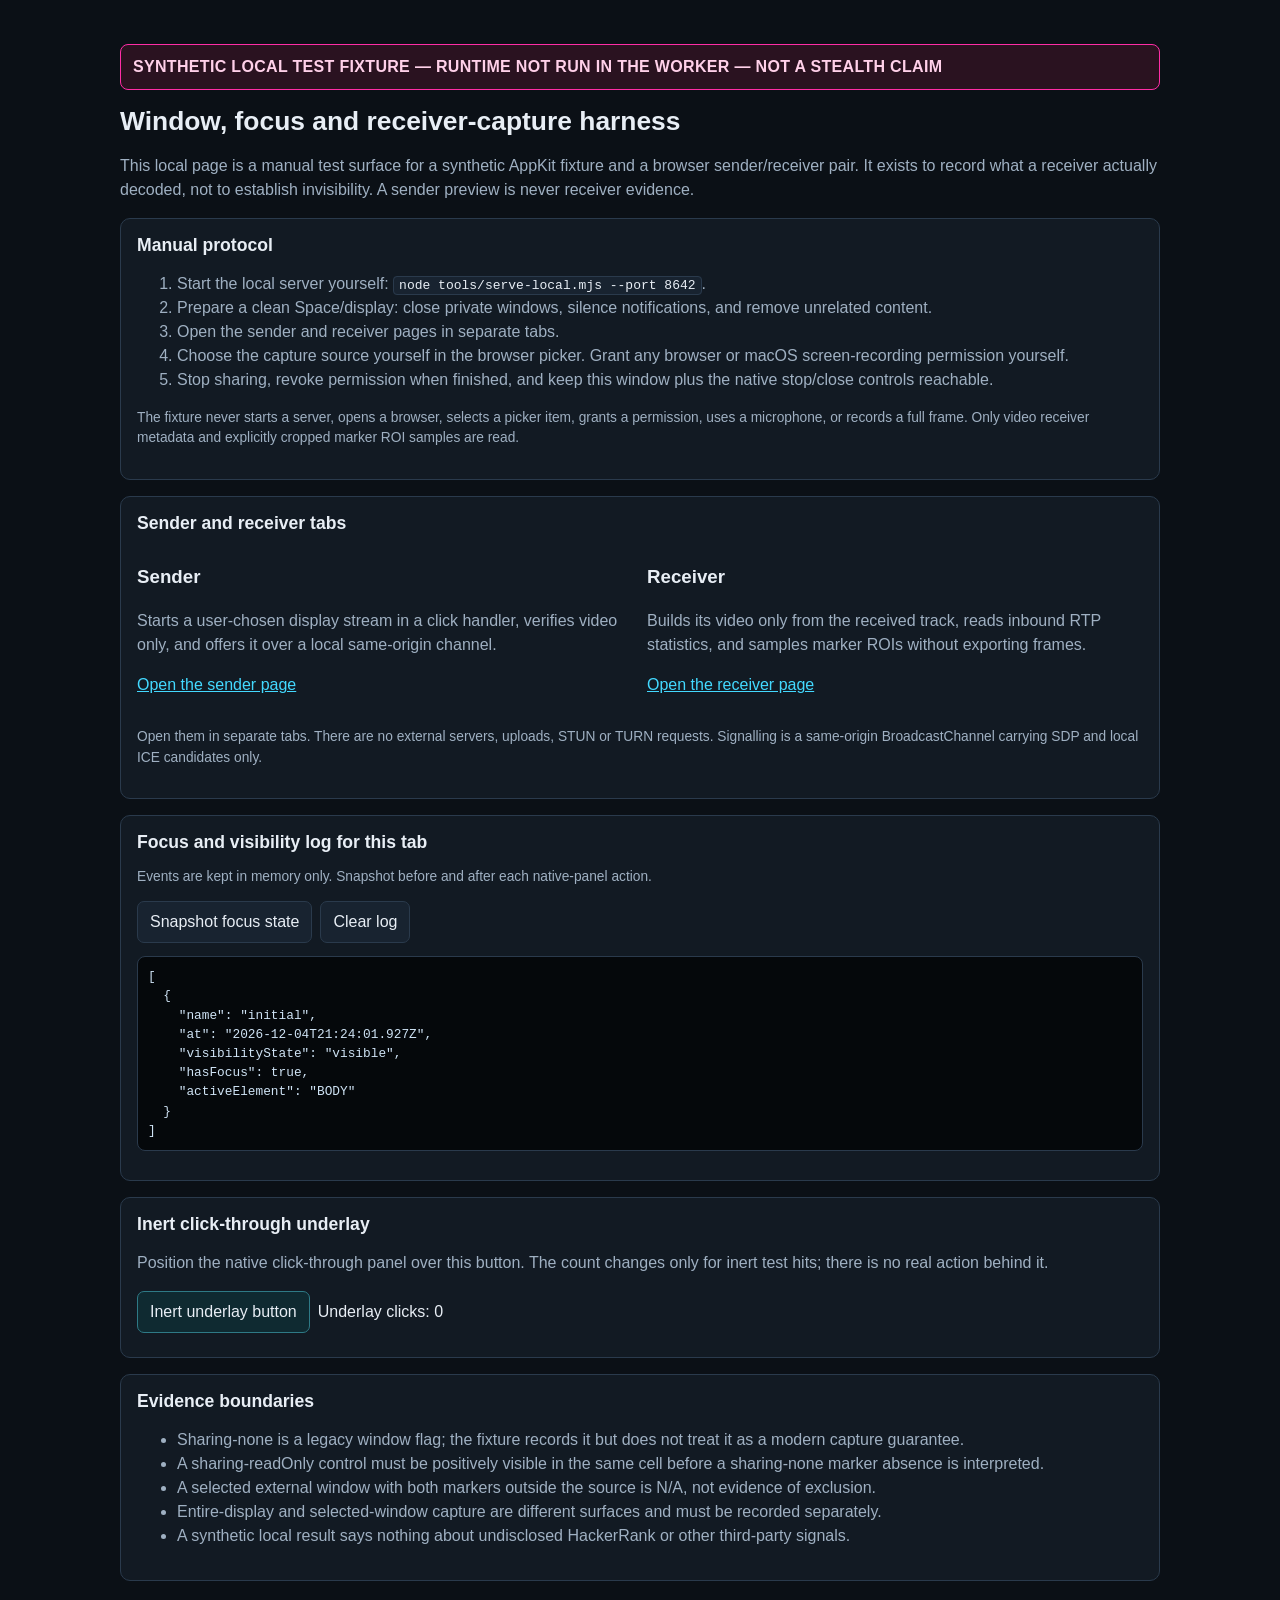
<file: spikes/004-window-capture-focus/web/index.html>
<!doctype html>
<html lang="en">
<head>
  <meta charset="utf-8">
  <meta name="viewport" content="width=device-width, initial-scale=1">
  <meta http-equiv="Content-Security-Policy" content="default-src 'none'; script-src 'self'; style-src 'self'; img-src 'self' data:; media-src 'self' blob: mediastream:; connect-src 'none'; font-src 'none'; frame-ancestors 'none'; base-uri 'none'; form-action 'none'">
  <title>Escalier Spike 004 — synthetic capture/focus fixture</title>
  <link rel="stylesheet" href="./app.css">
  <script type="module" src="./app.mjs"></script>
</head>
<body>
  <main class="page">
    <p class="banner danger">SYNTHETIC LOCAL TEST FIXTURE — RUNTIME NOT RUN IN THE WORKER — NOT A STEALTH CLAIM</p>

    <h1>Window, focus and receiver-capture harness</h1>
    <p>
      This local page is a manual test surface for a synthetic AppKit fixture and a
      browser sender/receiver pair. It exists to record what a receiver actually
      decoded, not to establish invisibility. A sender preview is never receiver
      evidence.
    </p>

    <section class="card">
      <h2>Manual protocol</h2>
      <ol>
        <li>Start the local server yourself: <code>node tools/serve-local.mjs --port 8642</code>.</li>
        <li>Prepare a clean Space/display: close private windows, silence notifications, and remove unrelated content.</li>
        <li>Open the sender and receiver pages in separate tabs.</li>
        <li>Choose the capture source yourself in the browser picker. Grant any browser or macOS screen-recording permission yourself.</li>
        <li>Stop sharing, revoke permission when finished, and keep this window plus the native stop/close controls reachable.</li>
      </ol>
      <p class="small">
        The fixture never starts a server, opens a browser, selects a picker item,
        grants a permission, uses a microphone, or records a full frame. Only video
        receiver metadata and explicitly cropped marker ROI samples are read.
      </p>
    </section>

    <section class="card">
      <h2>Sender and receiver tabs</h2>
      <div class="grid">
        <div>
          <h3>Sender</h3>
          <p>Starts a user-chosen display stream in a click handler, verifies video only, and offers it over a local same-origin channel.</p>
          <p><a href="./sender.html" target="_blank" rel="noopener">Open the sender page</a></p>
        </div>
        <div>
          <h3>Receiver</h3>
          <p>Builds its video only from the received track, reads inbound RTP statistics, and samples marker ROIs without exporting frames.</p>
          <p><a href="./receiver.html" target="_blank" rel="noopener">Open the receiver page</a></p>
        </div>
      </div>
      <p class="small">
        Open them in separate tabs. There are no external servers, uploads, STUN or
        TURN requests. Signalling is a same-origin BroadcastChannel carrying SDP and
        local ICE candidates only.
      </p>
    </section>

    <section class="card">
      <h2>Focus and visibility log for this tab</h2>
      <p class="small">Events are kept in memory only. Snapshot before and after each native-panel action.</p>
      <div class="row">
        <button id="snapshot-focus" type="button">Snapshot focus state</button>
        <button id="clear-focus-log" type="button">Clear log</button>
      </div>
      <pre id="focus-log" aria-live="polite">[]</pre>
    </section>

    <section class="card">
      <h2>Inert click-through underlay</h2>
      <p>
        Position the native click-through panel over this button. The count changes
        only for inert test hits; there is no real action behind it.
      </p>
      <div class="row">
        <button id="underlay-button" class="secondary" type="button">Inert underlay button</button>
        <span>Underlay clicks: <output id="underlay-count">0</output></span>
      </div>
    </section>

    <section class="card">
      <h2>Evidence boundaries</h2>
      <ul>
        <li>Sharing-none is a legacy window flag; the fixture records it but does not treat it as a modern capture guarantee.</li>
        <li>A sharing-readOnly control must be positively visible in the same cell before a sharing-none marker absence is interpreted.</li>
        <li>A selected external window with both markers outside the source is N/A, not evidence of exclusion.</li>
        <li>Entire-display and selected-window capture are different surfaces and must be recorded separately.</li>
        <li>A synthetic local result says nothing about undisclosed HackerRank or other third-party signals.</li>
      </ul>
    </section>
  </main>
</body>
</html>
</file>
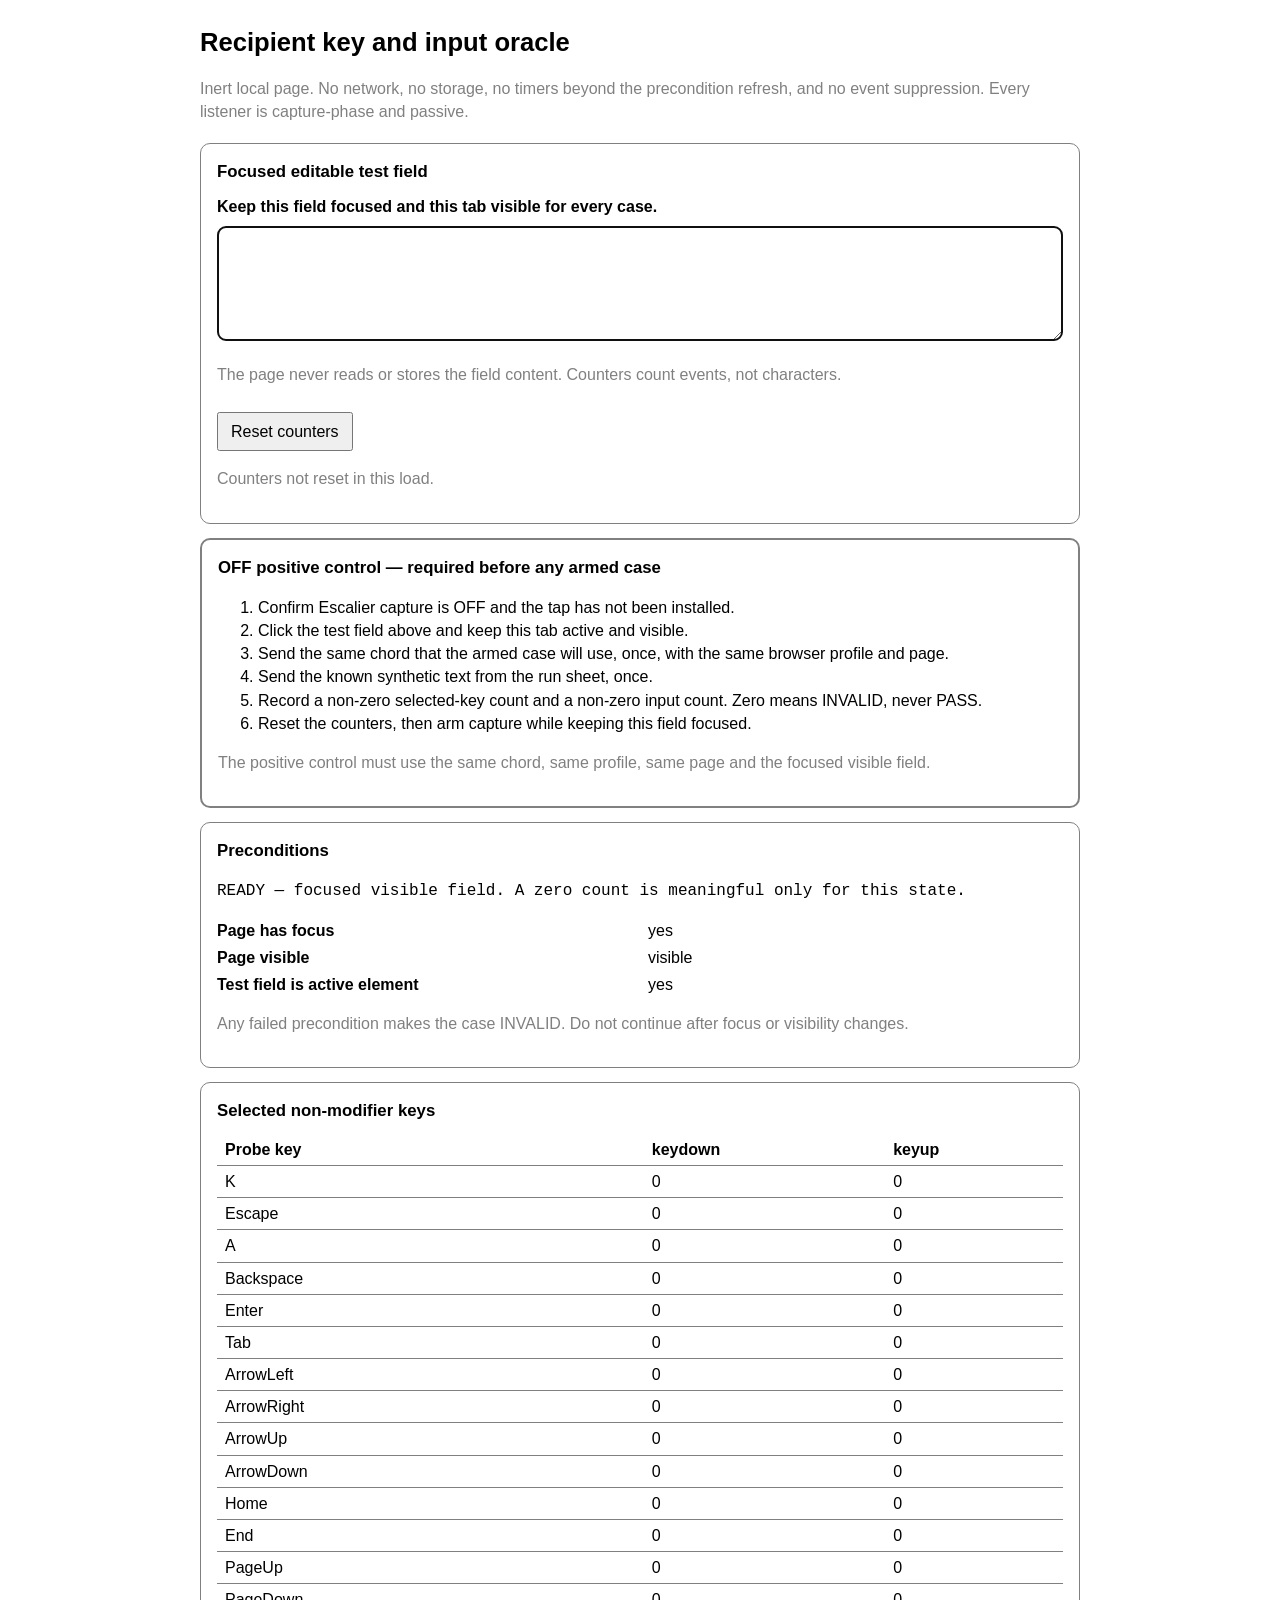
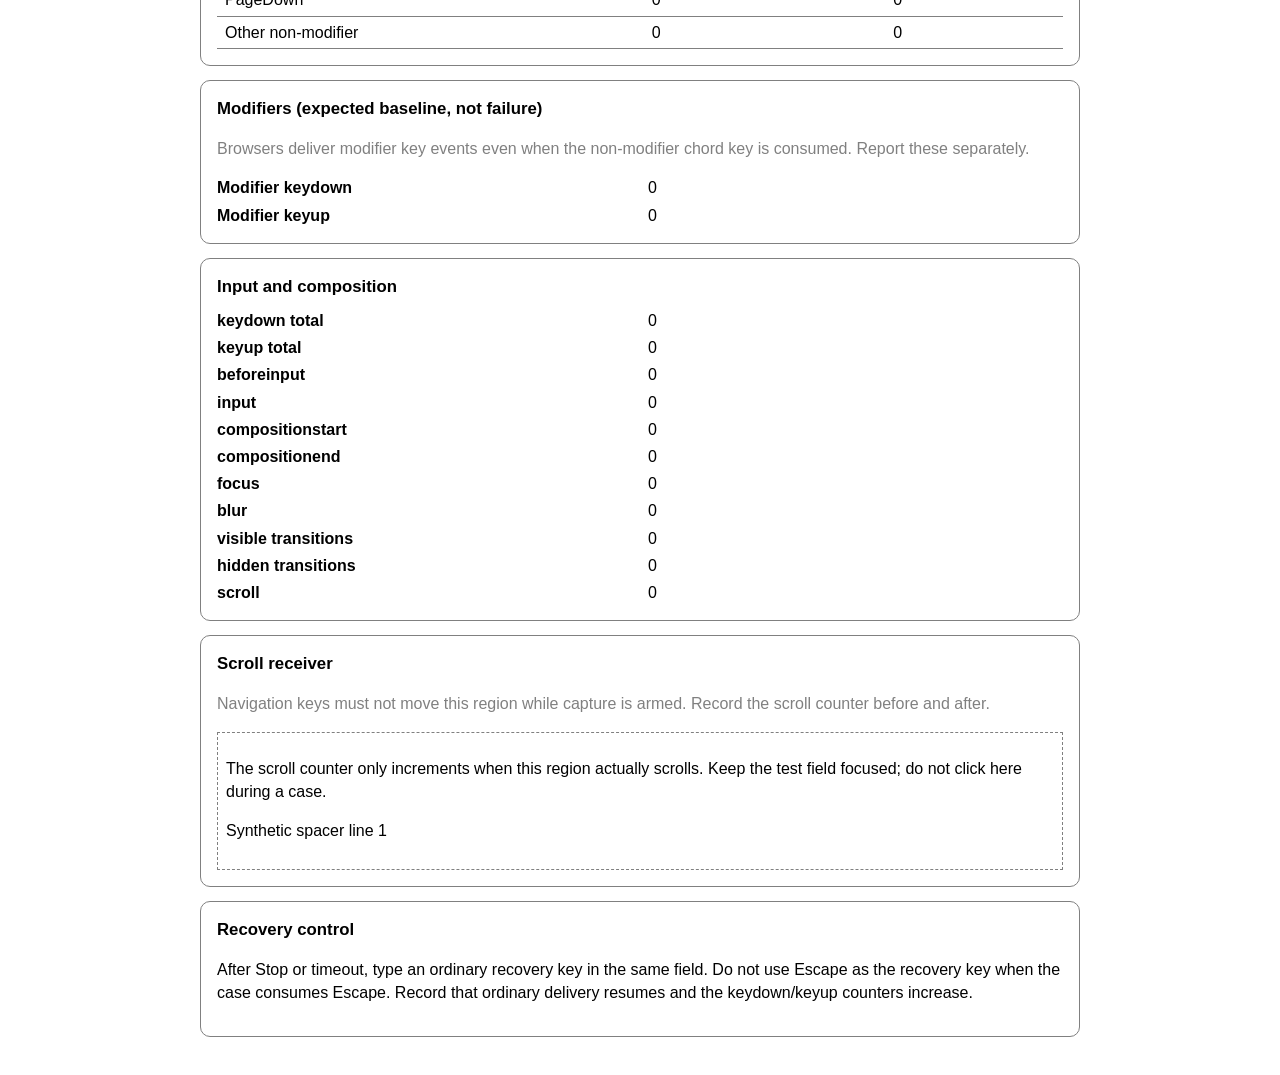
<file: spikes/005-global-keyboard-routing/web/index.html>
<!doctype html>
<html lang="en">
<head>
<meta charset="utf-8">
<meta name="viewport" content="width=device-width, initial-scale=1">
<meta http-equiv="Content-Security-Policy" content="default-src 'none'; script-src 'self'; style-src 'self'; base-uri 'none'; form-action 'none'; connect-src 'none'; img-src 'self'; font-src 'none'">
<title>Escalier 005 recipient oracle — inert local page</title>
<link rel="stylesheet" href="app.css">
</head>
<body>
<header>
  <h1>Recipient key and input oracle</h1>
  <p class="lede">Inert local page. No network, no storage, no timers beyond the precondition refresh, and no event suppression. Every listener is capture-phase and passive.</p>
</header>

<main>
  <section class="card">
    <h2>Focused editable test field</h2>
    <label for="test-field">Keep this field focused and this tab visible for every case.</label>
    <textarea id="test-field" rows="4" autofocus spellcheck="false" autocomplete="off"></textarea>
    <p class="hint">The page never reads or stores the field content. Counters count events, not characters.</p>
    <button id="reset" type="button">Reset counters</button>
    <p id="reset-state" class="hint">Counters not reset in this load.</p>
  </section>

  <section class="card control">
    <h2>OFF positive control — required before any armed case</h2>
    <ol>
      <li>Confirm Escalier capture is OFF and the tap has not been installed.</li>
      <li>Click the test field above and keep this tab active and visible.</li>
      <li>Send the same chord that the armed case will use, once, with the same browser profile and page.</li>
      <li>Send the known synthetic text from the run sheet, once.</li>
      <li>Record a non-zero selected-key count and a non-zero input count. Zero means INVALID, never PASS.</li>
      <li>Reset the counters, then arm capture while keeping this field focused.</li>
    </ol>
    <p class="hint">The positive control must use the same chord, same profile, same page and the focused visible field.</p>
  </section>

  <section class="card">
    <h2>Preconditions</h2>
    <p id="precondition-state" class="state">Checking…</p>
    <dl class="grid">
      <dt>Page has focus</dt><dd id="has-focus">unknown</dd>
      <dt>Page visible</dt><dd id="visibility-state">unknown</dd>
      <dt>Test field is active element</dt><dd id="field-focused">unknown</dd>
    </dl>
    <p class="hint">Any failed precondition makes the case INVALID. Do not continue after focus or visibility changes.</p>
  </section>

  <section class="card">
    <h2>Selected non-modifier keys</h2>
    <table>
      <thead><tr><th>Probe key</th><th>keydown</th><th>keyup</th></tr></thead>
      <tbody>
        <tr><td>K</td><td id="selected-down-K">0</td><td id="selected-up-K">0</td></tr>
        <tr><td>Escape</td><td id="selected-down-Escape">0</td><td id="selected-up-Escape">0</td></tr>
        <tr><td>A</td><td id="selected-down-A">0</td><td id="selected-up-A">0</td></tr>
        <tr><td>Backspace</td><td id="selected-down-Backspace">0</td><td id="selected-up-Backspace">0</td></tr>
        <tr><td>Enter</td><td id="selected-down-Enter">0</td><td id="selected-up-Enter">0</td></tr>
        <tr><td>Tab</td><td id="selected-down-Tab">0</td><td id="selected-up-Tab">0</td></tr>
        <tr><td>ArrowLeft</td><td id="selected-down-ArrowLeft">0</td><td id="selected-up-ArrowLeft">0</td></tr>
        <tr><td>ArrowRight</td><td id="selected-down-ArrowRight">0</td><td id="selected-up-ArrowRight">0</td></tr>
        <tr><td>ArrowUp</td><td id="selected-down-ArrowUp">0</td><td id="selected-up-ArrowUp">0</td></tr>
        <tr><td>ArrowDown</td><td id="selected-down-ArrowDown">0</td><td id="selected-up-ArrowDown">0</td></tr>
        <tr><td>Home</td><td id="selected-down-Home">0</td><td id="selected-up-Home">0</td></tr>
        <tr><td>End</td><td id="selected-down-End">0</td><td id="selected-up-End">0</td></tr>
        <tr><td>PageUp</td><td id="selected-down-PageUp">0</td><td id="selected-up-PageUp">0</td></tr>
        <tr><td>PageDown</td><td id="selected-down-PageDown">0</td><td id="selected-up-PageDown">0</td></tr>
        <tr><td>Other non-modifier</td><td id="selected-down-other">0</td><td id="selected-up-other">0</td></tr>
      </tbody>
    </table>
  </section>

  <section class="card">
    <h2>Modifiers (expected baseline, not failure)</h2>
    <p class="hint">Browsers deliver modifier key events even when the non-modifier chord key is consumed. Report these separately.</p>
    <dl class="grid">
      <dt>Modifier keydown</dt><dd id="modifier-down">0</dd>
      <dt>Modifier keyup</dt><dd id="modifier-up">0</dd>
    </dl>
  </section>

  <section class="card">
    <h2>Input and composition</h2>
    <dl class="grid">
      <dt>keydown total</dt><dd id="keydown-total">0</dd>
      <dt>keyup total</dt><dd id="keyup-total">0</dd>
      <dt>beforeinput</dt><dd id="beforeinput-total">0</dd>
      <dt>input</dt><dd id="input-total">0</dd>
      <dt>compositionstart</dt><dd id="compositionstart-total">0</dd>
      <dt>compositionend</dt><dd id="compositionend-total">0</dd>
      <dt>focus</dt><dd id="focus-total">0</dd>
      <dt>blur</dt><dd id="blur-total">0</dd>
      <dt>visible transitions</dt><dd id="visible-total">0</dd>
      <dt>hidden transitions</dt><dd id="hidden-total">0</dd>
      <dt>scroll</dt><dd id="scroll-total">0</dd>
    </dl>
  </section>

  <section class="card">
    <h2>Scroll receiver</h2>
    <p class="hint">Navigation keys must not move this region while capture is armed. Record the scroll counter before and after.</p>
    <div id="scroll-region" tabindex="0">
      <p>The scroll counter only increments when this region actually scrolls. Keep the test field focused; do not click here during a case.</p>
      <p class="spacer">Synthetic spacer line 1</p>
      <p class="spacer">Synthetic spacer line 2</p>
      <p class="spacer">Synthetic spacer line 3</p>
      <p class="spacer">Synthetic spacer line 4</p>
      <p class="spacer">Synthetic spacer line 5</p>
      <p class="spacer">Synthetic spacer line 6</p>
      <p class="spacer">Synthetic spacer line 7</p>
      <p class="spacer">Synthetic spacer line 8</p>
    </div>
  </section>

  <section class="card">
    <h2>Recovery control</h2>
    <p>After Stop or timeout, type an ordinary recovery key in the same field. Do not use Escape as the recovery key when the case consumes Escape. Record that ordinary delivery resumes and the keydown/keyup counters increase.</p>
  </section>
</main>

<script type="module" src="oracle.mjs"></script>
</body>
</html>
</file>
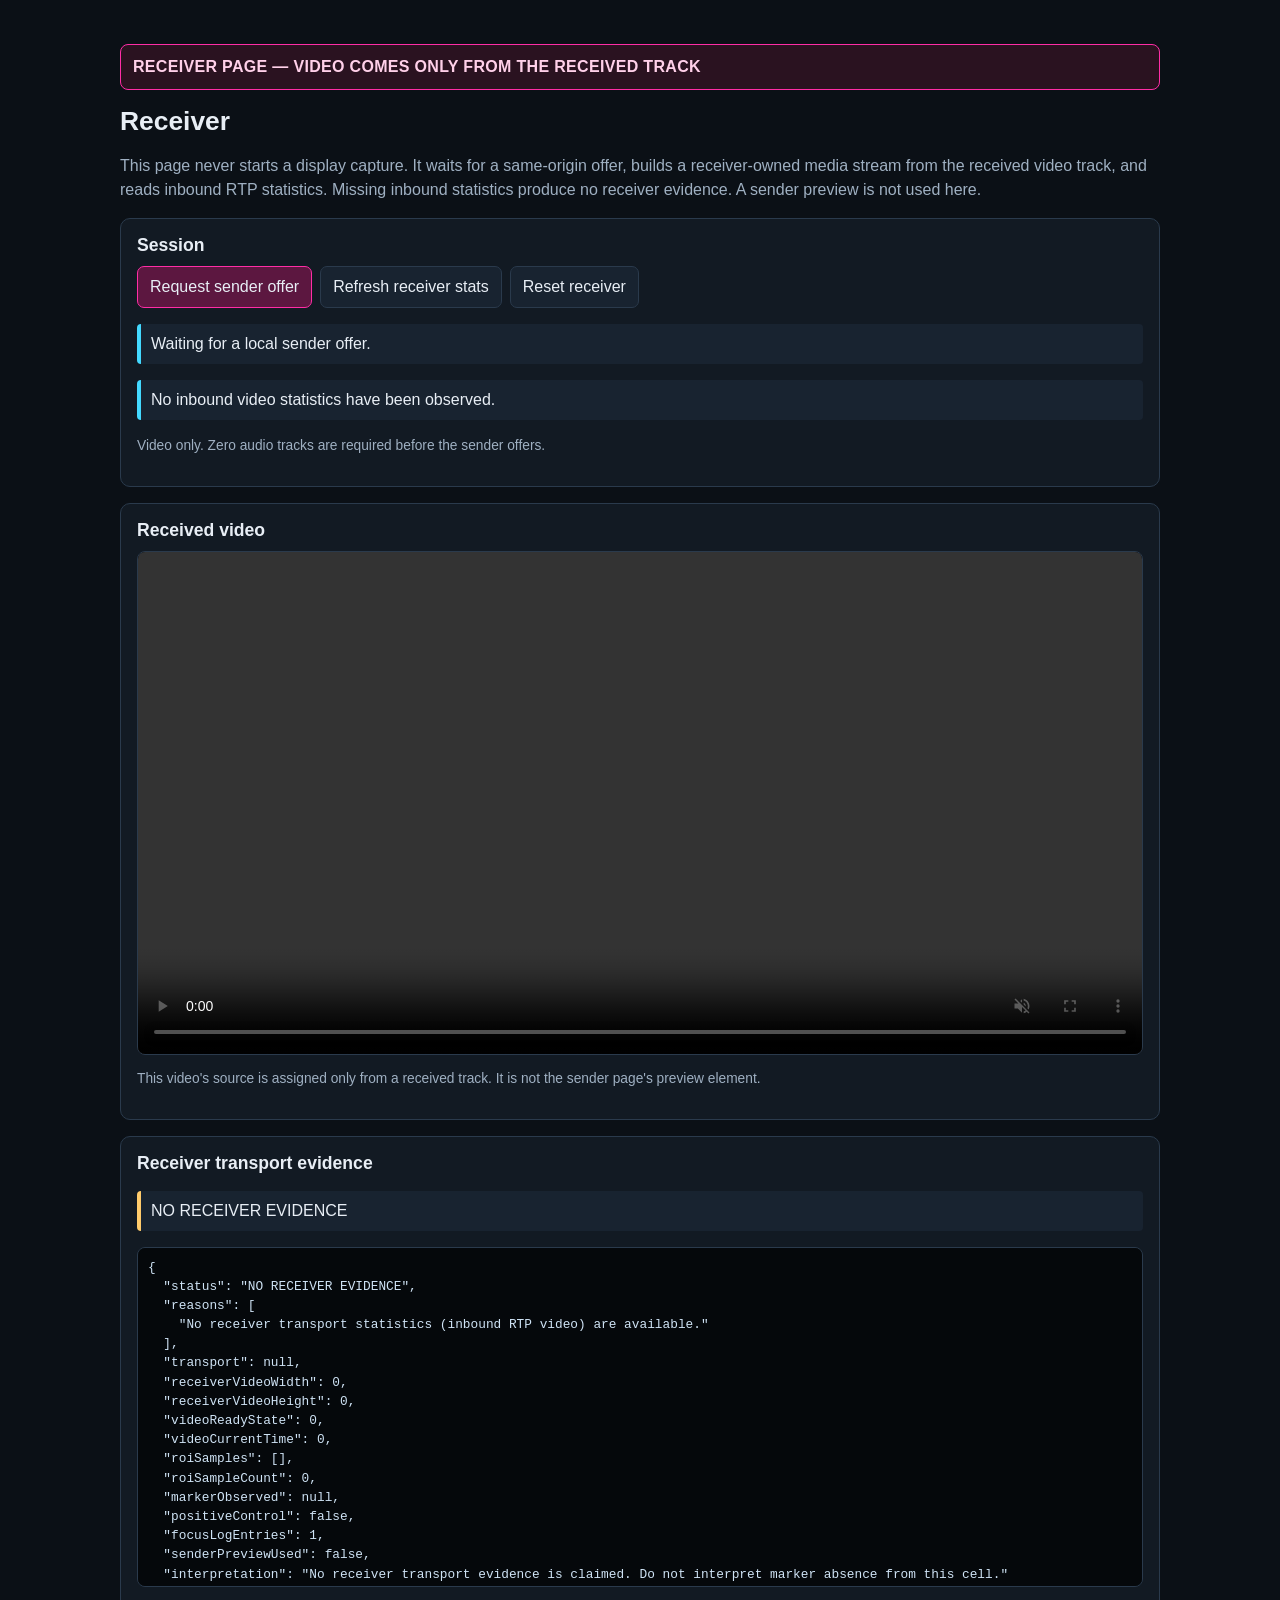
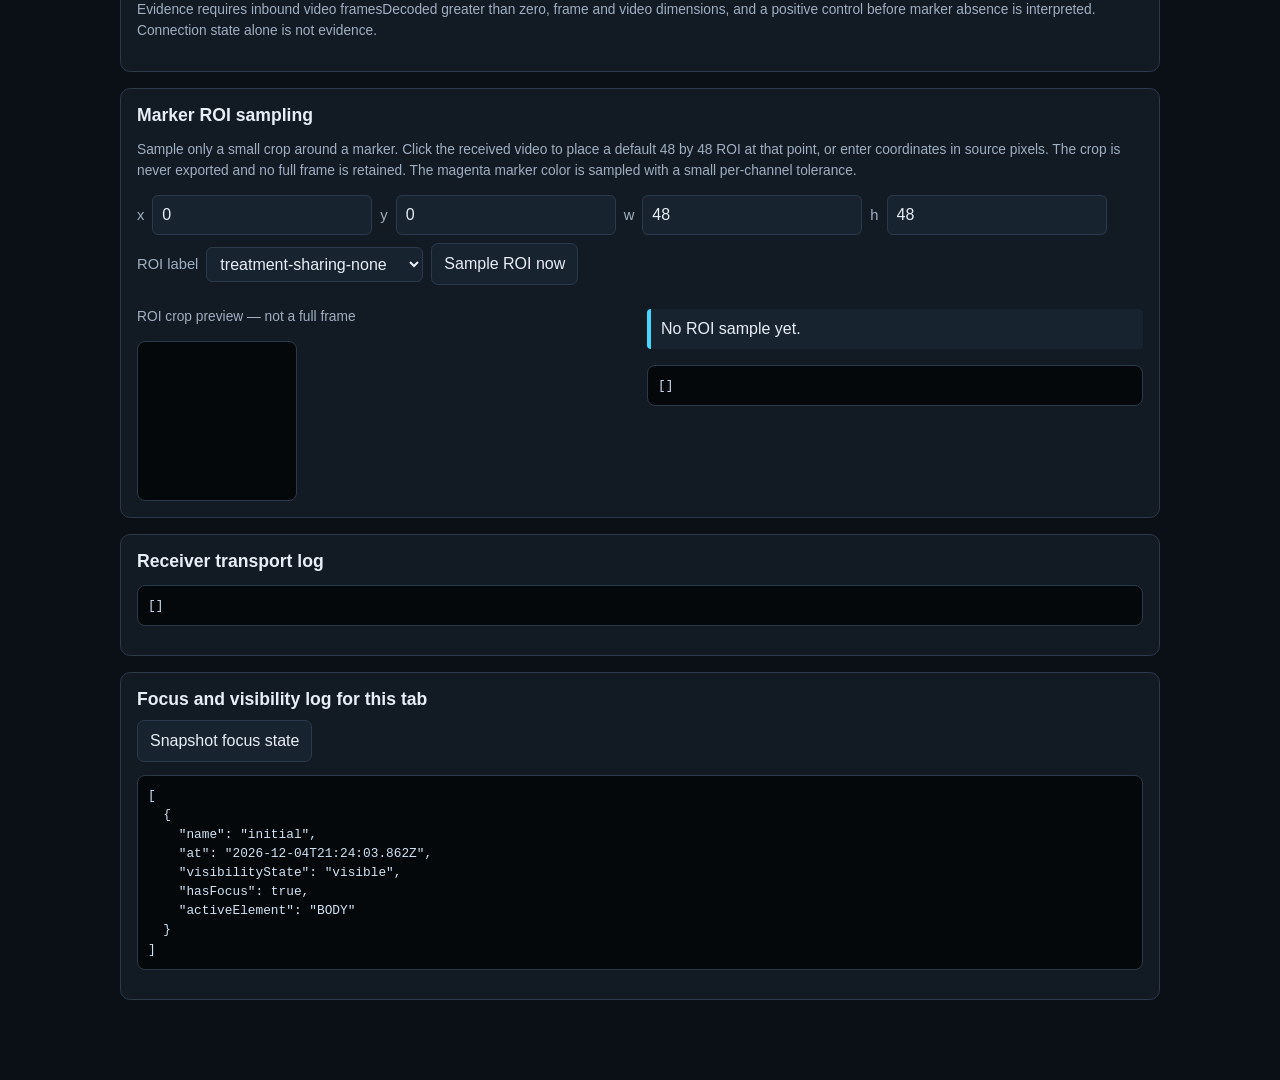
<file: spikes/004-window-capture-focus/web/receiver.html>
<!doctype html>
<html lang="en">
<head>
  <meta charset="utf-8">
  <meta name="viewport" content="width=device-width, initial-scale=1">
  <meta http-equiv="Content-Security-Policy" content="default-src 'none'; script-src 'self'; style-src 'self'; img-src 'self' data:; media-src 'self' blob: mediastream:; connect-src 'none'; font-src 'none'; frame-ancestors 'none'; base-uri 'none'; form-action 'none'">
  <title>Escalier Spike 004 — receiver</title>
  <link rel="stylesheet" href="./app.css">
  <script type="module" src="./receiver.mjs"></script>
</head>
<body>
  <main class="page">
    <p class="banner danger">RECEIVER PAGE — VIDEO COMES ONLY FROM THE RECEIVED TRACK</p>

    <h1>Receiver</h1>
    <p>
      This page never starts a display capture. It waits for a same-origin offer,
      builds a receiver-owned media stream from the received video track, and reads
      inbound RTP statistics. Missing inbound statistics produce no receiver
      evidence. A sender preview is not used here.
    </p>

    <section class="card">
      <h2>Session</h2>
      <div class="row">
        <button id="request-offer" class="primary" type="button">Request sender offer</button>
        <button id="refresh-stats" type="button">Refresh receiver stats</button>
        <button id="reset-receiver" type="button">Reset receiver</button>
      </div>
      <p id="receiver-status" class="status">Waiting for a local sender offer.</p>
      <p id="receiver-stats" class="status">No inbound video statistics have been observed.</p>
      <p class="small">Video only. Zero audio tracks are required before the sender offers.</p>
    </section>

    <section class="card">
      <h2>Received video</h2>
      <video id="receiver-video" muted playsinline controls></video>
      <p class="small">
        This video's source is assigned only from a received track. It is not the
        sender page's preview element.
      </p>
    </section>

    <section class="card">
      <h2>Receiver transport evidence</h2>
      <p id="evidence-status" class="status warn">NO RECEIVER EVIDENCE</p>
      <pre id="evidence-summary" aria-live="polite">{}</pre>
      <p class="small">
        Evidence requires inbound video framesDecoded greater than zero, frame and
        video dimensions, and a positive control before marker absence is
        interpreted. Connection state alone is not evidence.
      </p>
    </section>

    <section class="card">
      <h2>Marker ROI sampling</h2>
      <p class="small">
        Sample only a small crop around a marker. Click the received video to place
        a default 48 by 48 ROI at that point, or enter coordinates in source pixels.
        The crop is never exported and no full frame is retained. The magenta marker
        color is sampled with a small per-channel tolerance.
      </p>
      <div class="row">
        <label for="roi-x">x</label>
        <input id="roi-x" type="number" min="0" step="1" value="0">
        <label for="roi-y">y</label>
        <input id="roi-y" type="number" min="0" step="1" value="0">
        <label for="roi-w">w</label>
        <input id="roi-w" type="number" min="1" step="1" value="48">
        <label for="roi-h">h</label>
        <input id="roi-h" type="number" min="1" step="1" value="48">
      </div>
      <div class="row">
        <label for="roi-label">ROI label</label>
        <select id="roi-label">
          <option value="treatment-sharing-none">treatment-sharing-none</option>
          <option value="control-sharing-readOnly">control-sharing-readOnly</option>
          <option value="auxiliary-panel">auxiliary-panel</option>
          <option value="other">other</option>
        </select>
        <button id="sample-roi" type="button">Sample ROI now</button>
      </div>
      <div class="grid">
        <div>
          <p class="small">ROI crop preview — not a full frame</p>
          <canvas id="roi-canvas" width="96" height="96"></canvas>
        </div>
        <div>
          <p id="roi-stats" class="status">No ROI sample yet.</p>
          <pre id="roi-log" aria-live="polite">[]</pre>
        </div>
      </div>
    </section>

    <section class="card">
      <h2>Receiver transport log</h2>
      <pre id="receiver-transport-log" aria-live="polite">[]</pre>
    </section>

    <section class="card">
      <h2>Focus and visibility log for this tab</h2>
      <div class="row">
        <button id="snapshot-focus" type="button">Snapshot focus state</button>
      </div>
      <pre id="focus-log" aria-live="polite">[]</pre>
    </section>
  </main>
</body>
</html>
</file>
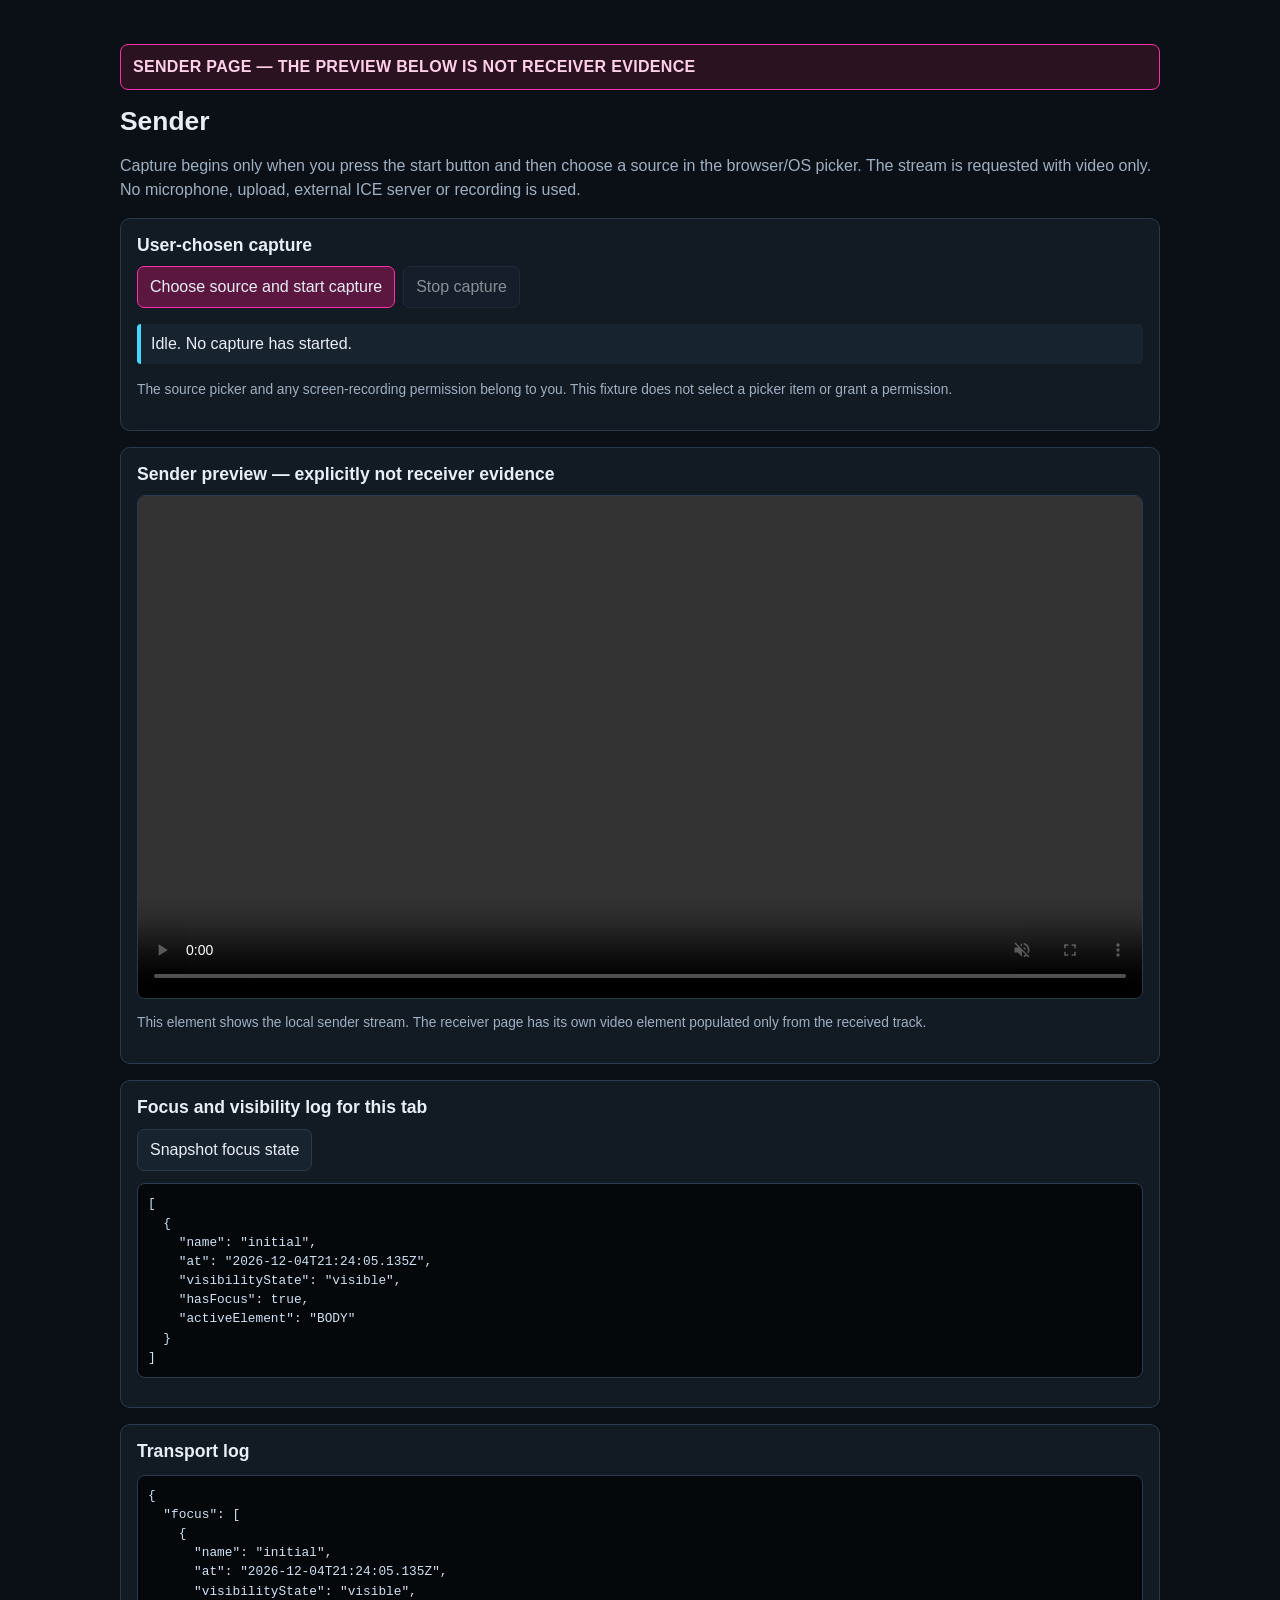
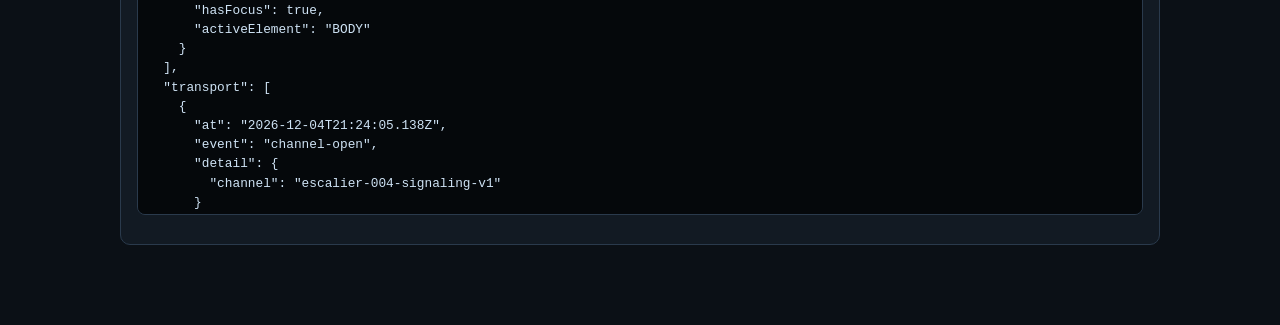
<file: spikes/004-window-capture-focus/web/sender.html>
<!doctype html>
<html lang="en">
<head>
  <meta charset="utf-8">
  <meta name="viewport" content="width=device-width, initial-scale=1">
  <meta http-equiv="Content-Security-Policy" content="default-src 'none'; script-src 'self'; style-src 'self'; img-src 'self' data:; media-src 'self' blob: mediastream:; connect-src 'none'; font-src 'none'; frame-ancestors 'none'; base-uri 'none'; form-action 'none'">
  <title>Escalier Spike 004 — sender</title>
  <link rel="stylesheet" href="./app.css">
  <script type="module" src="./sender.mjs"></script>
</head>
<body>
  <main class="page">
    <p class="banner danger">SENDER PAGE — THE PREVIEW BELOW IS NOT RECEIVER EVIDENCE</p>

    <h1>Sender</h1>
    <p>
      Capture begins only when you press the start button and then choose a source
      in the browser/OS picker. The stream is requested with video only. No
      microphone, upload, external ICE server or recording is used.
    </p>

    <section class="card">
      <h2>User-chosen capture</h2>
      <div class="row">
        <button id="start-capture" class="primary" type="button">Choose source and start capture</button>
        <button id="stop-capture" type="button" disabled>Stop capture</button>
      </div>
      <p id="sender-status" class="status">Idle. No capture has started.</p>
      <p class="small">
        The source picker and any screen-recording permission belong to you. This
        fixture does not select a picker item or grant a permission.
      </p>
    </section>

    <section class="card">
      <h2>Sender preview — explicitly not receiver evidence</h2>
      <video id="sender-preview" muted playsinline controls></video>
      <p class="small">
        This element shows the local sender stream. The receiver page has its own
        video element populated only from the received track.
      </p>
    </section>

    <section class="card">
      <h2>Focus and visibility log for this tab</h2>
      <div class="row">
        <button id="snapshot-focus" type="button">Snapshot focus state</button>
      </div>
      <pre id="focus-log" aria-live="polite">[]</pre>
    </section>

    <section class="card">
      <h2>Transport log</h2>
      <pre id="sender-log" aria-live="polite">[]</pre>
    </section>
  </main>
</body>
</html>
</file>
<file: spikes/004-window-capture-focus/web/app.css>
:root {
  color-scheme: dark;
  --bg: #0b1016;
  --panel: #121a23;
  --panel-2: #182330;
  --text: #e8eef5;
  --muted: #9fb0c2;
  --line: #2a3a4c;
  --accent: #ff2da6;
  --accent-2: #43d9ff;
  --warn: #ffcb6b;
  --ok: #66e3a4;
}

* {
  box-sizing: border-box;
}

body {
  margin: 0;
  background: var(--bg);
  color: var(--text);
  font-family: -apple-system, BlinkMacSystemFont, "Segoe UI", sans-serif;
  line-height: 1.5;
}

.page {
  max-width: 1080px;
  margin: 0 auto;
  padding: 28px 20px 64px;
}

h1,
h2 {
  line-height: 1.2;
}

h1 {
  font-size: 1.65rem;
  margin: 0 0 8px;
}

h2 {
  font-size: 1.1rem;
  margin: 0 0 10px;
}

p,
li {
  color: var(--muted);
}

a {
  color: var(--accent-2);
}

code {
  background: var(--panel-2);
  border: 1px solid var(--line);
  border-radius: 4px;
  padding: 1px 5px;
  color: var(--text);
}

.banner {
  border: 1px solid var(--warn);
  background: #2a2110;
  color: #ffe2a8;
  border-radius: 8px;
  padding: 10px 12px;
  font-weight: 650;
  letter-spacing: 0.02em;
}

.banner.danger {
  border-color: var(--accent);
  background: #2a1220;
  color: #ffd0e9;
}

.card {
  background: var(--panel);
  border: 1px solid var(--line);
  border-radius: 10px;
  padding: 16px;
  margin: 16px 0;
}

.grid {
  display: grid;
  grid-template-columns: repeat(auto-fit, minmax(260px, 1fr));
  gap: 14px;
}

.row {
  display: flex;
  flex-wrap: wrap;
  gap: 8px;
  align-items: center;
  margin: 8px 0;
}

button {
  background: var(--panel-2);
  color: var(--text);
  border: 1px solid var(--line);
  border-radius: 7px;
  padding: 8px 12px;
  font: inherit;
  cursor: pointer;
}

button:hover:not(:disabled) {
  border-color: var(--accent-2);
}

button:disabled {
  opacity: 0.55;
  cursor: not-allowed;
}

button.primary {
  background: #5c1740;
  border-color: var(--accent);
}

button.secondary {
  background: #0f2a31;
  border-color: #2e7a86;
}

input,
select {
  background: var(--panel-2);
  color: var(--text);
  border: 1px solid var(--line);
  border-radius: 6px;
  padding: 7px 9px;
  font: inherit;
}

label {
  color: var(--muted);
  font-size: 0.92rem;
}

video,
canvas {
  display: block;
  width: 100%;
  max-width: 100%;
  border: 1px solid var(--line);
  border-radius: 8px;
  background: #05080b;
}

video {
  min-height: 180px;
}

canvas {
  max-width: 160px;
}

pre {
  background: #05080b;
  border: 1px solid var(--line);
  border-radius: 8px;
  padding: 10px;
  overflow: auto;
  max-height: 340px;
  color: #cfe3f5;
  font-size: 0.8rem;
  white-space: pre-wrap;
  word-break: break-word;
}

.status {
  border-left: 4px solid var(--accent-2);
  background: var(--panel-2);
  border-radius: 4px;
  padding: 8px 10px;
  color: var(--text);
}

.status.warn {
  border-left-color: var(--warn);
}

.status.ok {
  border-left-color: var(--ok);
}

.small {
  font-size: 0.86rem;
}

.mono {
  font-family: ui-monospace, SFMono-Regular, Menlo, monospace;
}

.tag {
  display: inline-block;
  border: 1px solid var(--line);
  border-radius: 999px;
  padding: 2px 8px;
  font-size: 0.78rem;
  color: var(--muted);
}

hr {
  border: 0;
  border-top: 1px solid var(--line);
  margin: 18px 0;
}

@media (max-width: 640px) {
  .page {
    padding: 18px 12px 48px;
  }
}
</file>
<file: spikes/005-global-keyboard-routing/web/app.css>
:root {
  color-scheme: light dark;
  font-family: -apple-system, BlinkMacSystemFont, "Segoe UI", sans-serif;
  line-height: 1.45;
}

body {
  margin: 0 auto;
  max-width: 880px;
  padding: 24px;
  background: Canvas;
  color: CanvasText;
}

header {
  margin-bottom: 20px;
}

h1 {
  font-size: 1.6rem;
  margin: 0 0 6px;
}

h2 {
  font-size: 1.05rem;
  margin: 0 0 10px;
}

.lede,
.hint {
  color: GrayText;
}

.card {
  border: 1px solid GrayText;
  border-radius: 10px;
  padding: 16px;
  margin: 14px 0;
}

.control {
  border-width: 2px;
}

label {
  display: block;
  font-weight: 600;
  margin-bottom: 8px;
}

textarea {
  box-sizing: border-box;
  width: 100%;
  font: inherit;
  padding: 10px;
  border: 1px solid GrayText;
  border-radius: 8px;
  background: Field;
  color: FieldText;
}

button {
  font: inherit;
  padding: 6px 12px;
  margin-top: 10px;
}

table {
  width: 100%;
  border-collapse: collapse;
}

th,
td {
  border-bottom: 1px solid GrayText;
  padding: 4px 8px;
  text-align: left;
}

.grid {
  display: grid;
  grid-template-columns: minmax(180px, 1fr) minmax(100px, 1fr);
  gap: 4px 16px;
  margin: 0;
}

dt {
  font-weight: 600;
}

dd {
  margin: 0;
  font-variant-numeric: tabular-nums;
}

#scroll-region {
  max-height: 120px;
  overflow-y: auto;
  border: 1px dashed GrayText;
  padding: 8px;
}

.spacer {
  min-height: 30px;
}

.state {
  font-family: ui-monospace, monospace;
}
</file>
